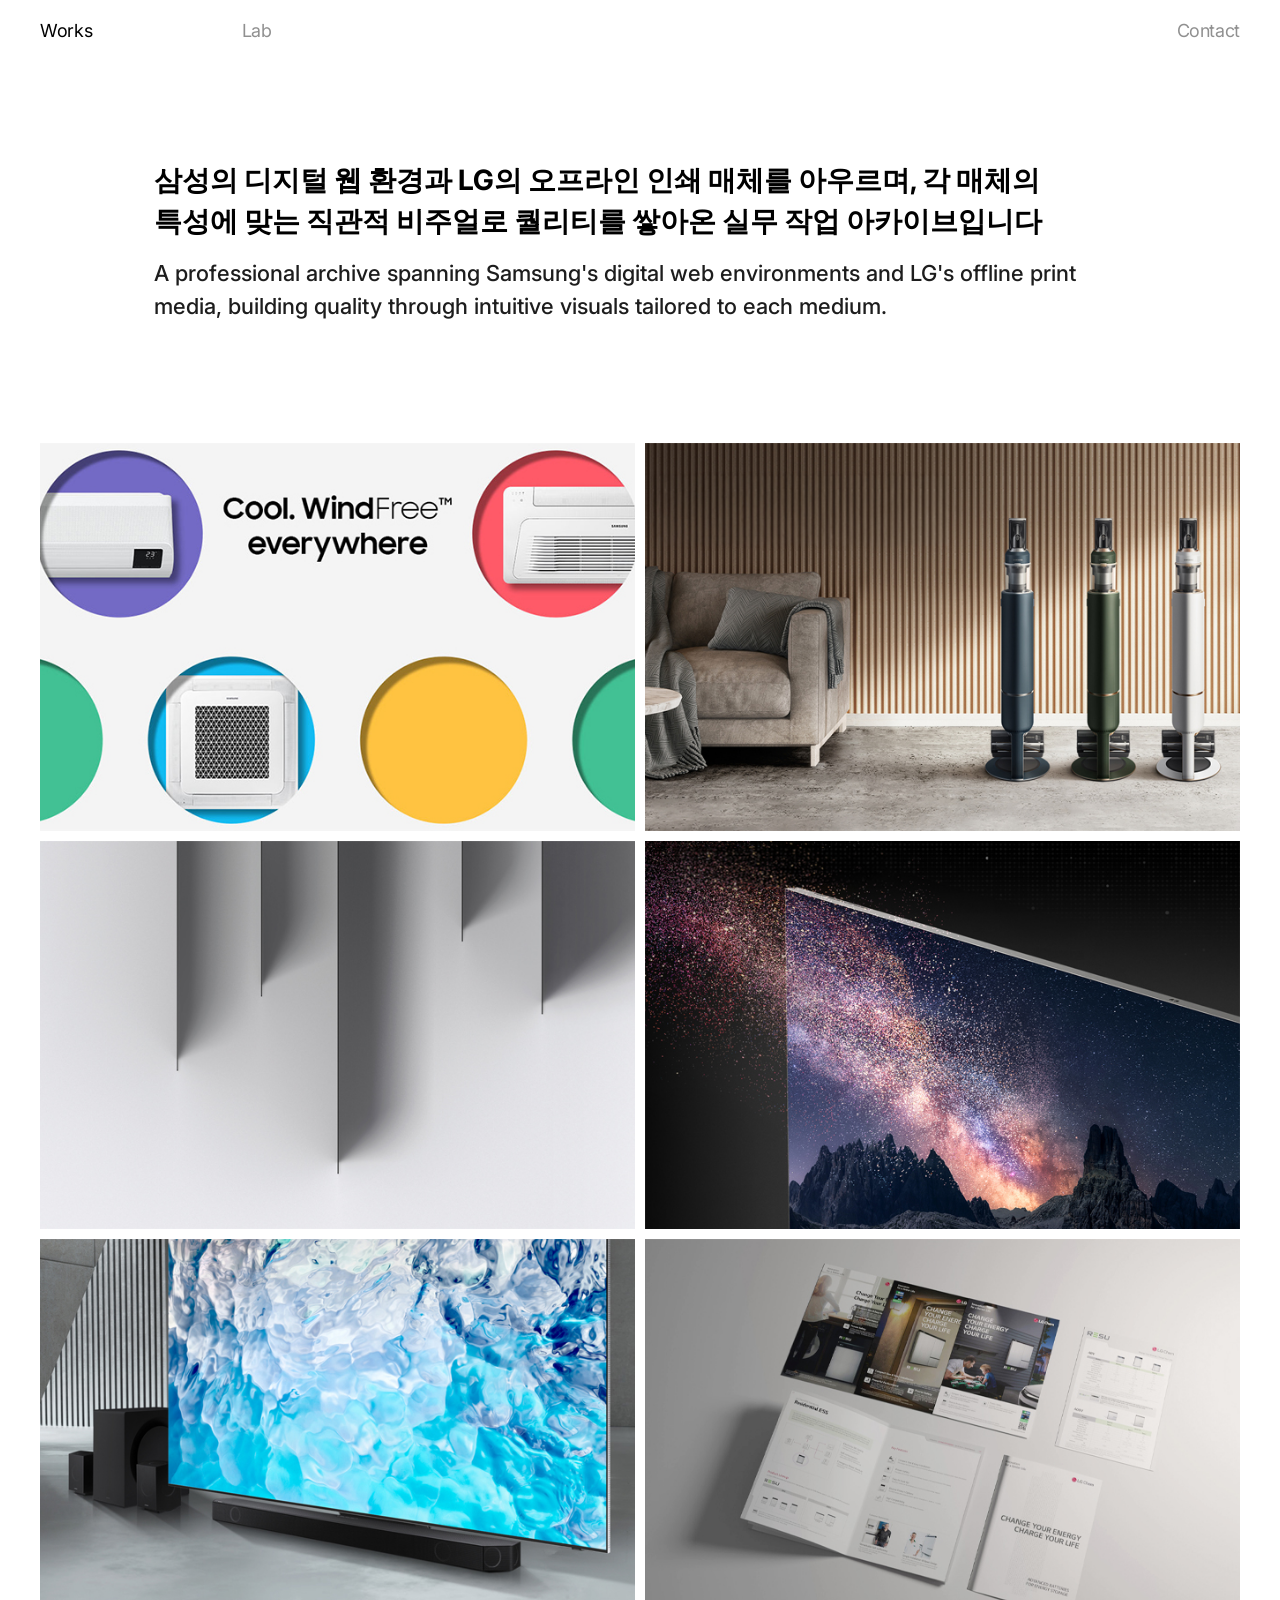
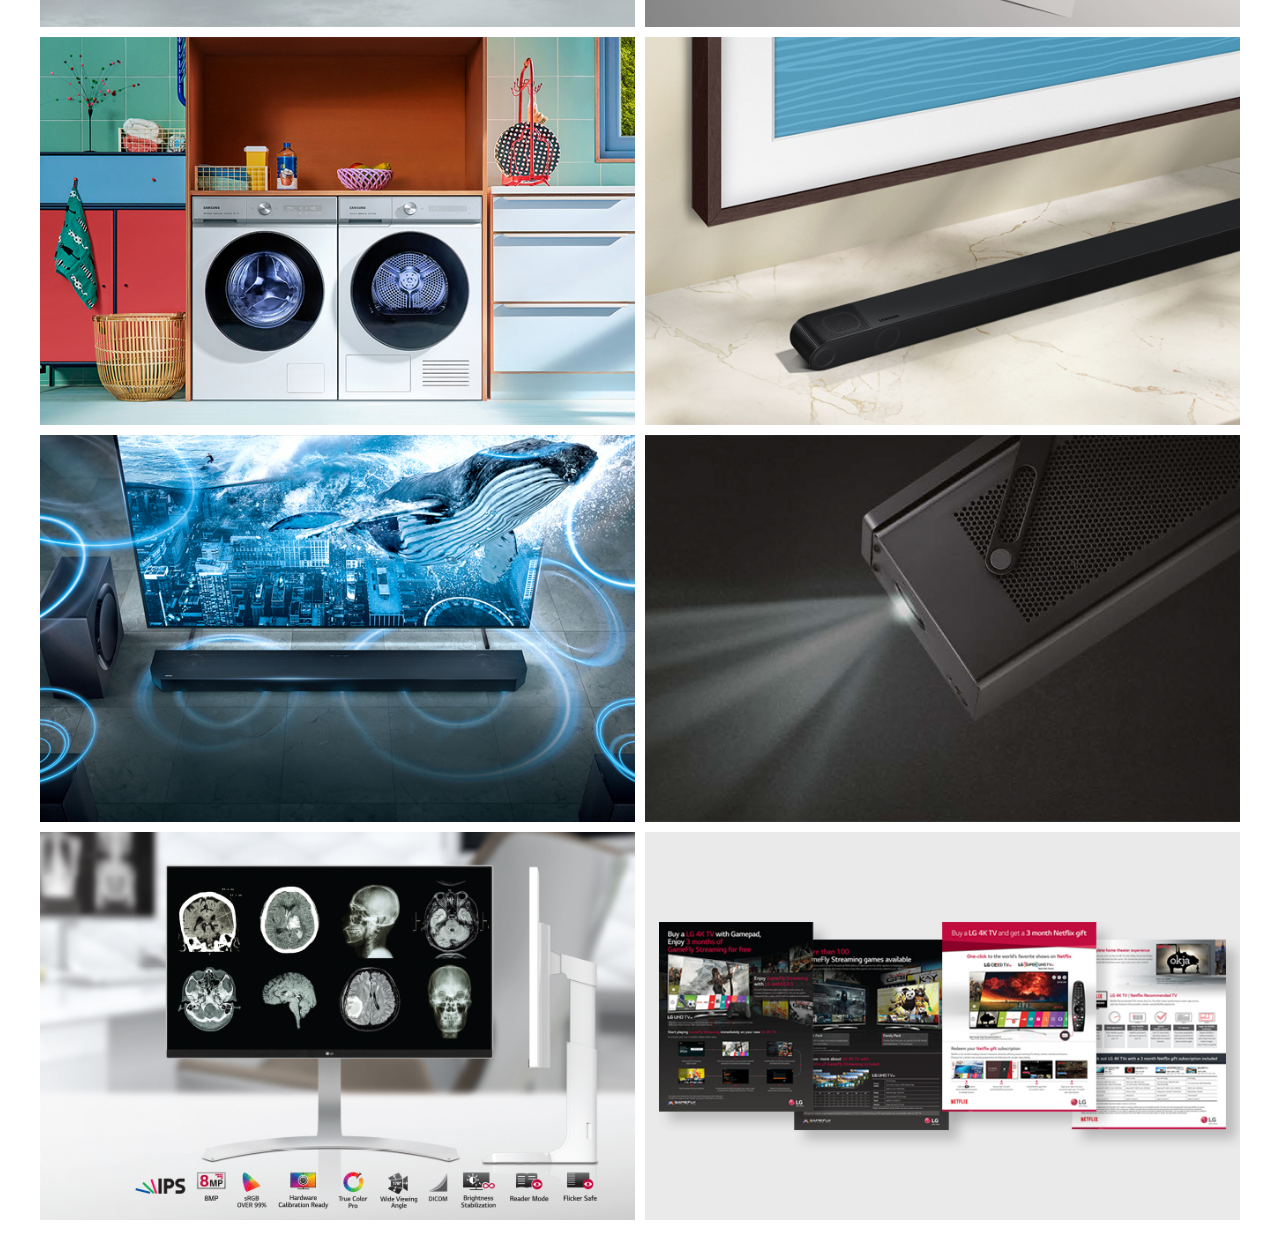
<file: index.html>
<!DOCTYPE html>
<html lang="ko">
<head>
  <meta charset="UTF-8" />
  <meta name="viewport" content="width=device-width, initial-scale=1.0" />
  <title>Works — KIM JEONG GYU</title>
  <link rel="stylesheet" href="css/style.css" />
</head>
<body>

  <!-- GNB -->
  <nav class="gnb">
    <div class="gnb-inner">
      <a href="index.html"   class="nav-link nav-works">Works</a>
      <a href="lab.html"     class="nav-link nav-lab">Lab</a>
      <a href="contact.html" class="nav-link nav-contact">Contact</a>
    </div>
  </nav>

  <div class="page-wrap">

    <!-- Intro -->
    <section class="page-intro">
      <p class="intro-ko">삼성의 디지털 웹 환경과 LG의 오프라인 인쇄 매체를 아우르며, 각 매체의 특성에 맞는 직관적 비주얼로 퀄리티를 쌓아온 실무 작업 아카이브입니다</p>
      <p class="intro-en">A professional archive spanning Samsung's digital web environments and LG's offline print media, building quality through intuitive visuals tailored to each medium.</p>
    </section>

    <!-- Works Grid -->
    <section class="works-grid">

      <a href="project.html?id=windfree" class="works-item">
        <div class="thumb-inner" style="background-image: url('assets/img/1/windfree_thumbnail.jpg');"></div>
        <div class="thumb-overlay">
          <div class="thumb-title"><span class="project-name">WindFree Marketing Page</span><span class="brand-name">Samsung</span></div>
        </div>
      </a>

      <a href="project.html?id=jet95" class="works-item">
        <div class="thumb-inner" style="background-image: url('assets/img/2/jet95_thumbnail_pc.jpg');"></div>
        <div class="thumb-overlay">
          <div class="thumb-title"><span class="project-name">Bespoke JET Product Page</span><span class="brand-name">Samsung</span></div>
        </div>
      </a>

      <a href="project.html?id=oledtw" class="works-item">
        <div class="thumb-inner" style="background-image: url('assets/img/3/w_thumbnail.jpg');"></div>
        <div class="thumb-overlay">
          <div class="thumb-title"><span class="project-name">Signature OLED TV W Leaflet</span><span class="brand-name">LG</span></div>
        </div>
      </a>

      <a href="project.html?id=microled" class="works-item">
        <div class="thumb-inner" style="background-image: url('assets/img/4/micro_led_thumbnail.jpg');"></div>
        <div class="thumb-overlay">
          <div class="thumb-title"><span class="project-name">Micro LED Marketing Page</span><span class="brand-name">Samsung</span></div>
        </div>
      </a>

      <a href="project.html?id=soundbar" class="works-item">
        <div class="thumb-inner" style="background-image: url('assets/img/5/soundbar_q_thumbnail.jpg');"></div>
        <div class="thumb-overlay">
          <div class="thumb-title"><span class="project-name">Soundbar Q-Seires Page</span><span class="brand-name">Samsung</span></div>
        </div>
      </a>

      <a href="project.html?id=lgchem" class="works-item">
        <div class="thumb-inner" style="background-image: url('assets/img/6/lg_chem_thumbnail.jpg');"></div>
        <div class="thumb-overlay">
          <div class="thumb-title"><span class="project-name">RESU Catalog & Leaflet</span><span class="brand-name">LG Chem</span></div>
        </div>
      </a>

      <a href="project.html?id=ailaundry" class="works-item">
        <div class="thumb-inner" style="background-image: url('assets/img/7/ai_wash_thumbnail.jpg');"></div>
        <div class="thumb-overlay">
          <div class="thumb-title"><span class="project-name">Bespoke AI Laundry Page</span><span class="brand-name">Samsung</span></div>
        </div>
      </a>

      <a href="project.html?id=soundbars" class="works-item">
        <div class="thumb-inner" style="background-image: url('assets/img/8/soundbar_s_thumbnail.jpg');"></div>
        <div class="thumb-overlay">
          <div class="thumb-title"><span class="project-name">Soundbar S-Series Product Page</span><span class="brand-name">Samsung</span></div>
        </div>
      </a>

      <a href="project.html?id=soundbarmkt" class="works-item">
        <div class="thumb-inner" style="background-image: url('assets/img/9/soundbar_mkt_thumbnail.jpg');"></div>
        <div class="thumb-overlay">
          <div class="thumb-title"><span class="project-name">Soundbar 2022 Marketing Page</span><span class="brand-name">Samsung</span></div>
        </div>
      </a>

      <a href="project.html?id=cinebeam" class="works-item">
        <div class="thumb-inner" style="background-image: url('assets/img/10/cinebeam_thumbnail.jpg');"></div>
        <div class="thumb-overlay">
          <div class="thumb-title"><span class="project-name">CineBeam 4K Catalog</span><span class="brand-name">LG</span></div>
        </div>
      </a>

      <a href="project.html?id=medical" class="works-item">
        <div class="thumb-inner" style="background-image: url('assets/img/11/medical_thumbnail.jpg');"></div>
        <div class="thumb-overlay">
          <div class="thumb-title"><span class="project-name">Medical Imaging Displays Catalog</span><span class="brand-name">LG</span></div>
        </div>
      </a>

      <a href="project.html?id=promotion" class="works-item">
        <div class="thumb-inner" style="background-image: url('assets/img/12/promotion_thumbnail.jpg');"></div>
        <div class="thumb-overlay">
          <div class="thumb-title"><span class="project-name">TV Promotion Flyer</span><span class="brand-name">LG</span></div>
        </div>
      </a>

    </section>
  </div>

  <script src="js/main.js"></script>
</body>
</html>
</file>
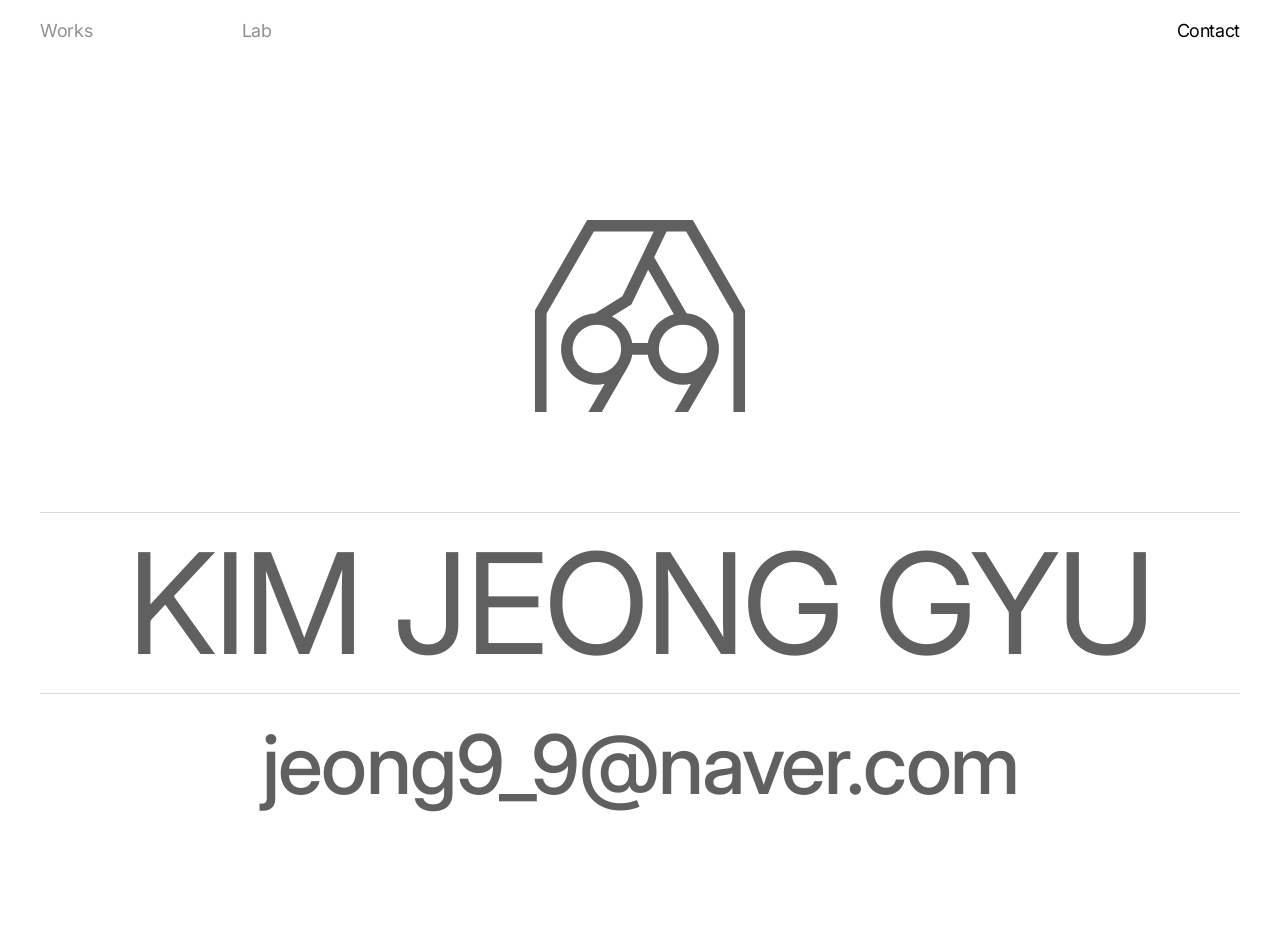
<file: contact.html>
<!DOCTYPE html>
<html lang="ko">
<head>
  <meta charset="UTF-8" />
  <meta name="viewport" content="width=device-width, initial-scale=1.0" />
  <title>Contact — KIM JEONG GYU</title>
  <link rel="stylesheet" href="css/style.css" />
</head>
<body>

  <!-- GNB -->
  <nav class="gnb">
    <div class="gnb-inner">
      <a href="index.html"   class="nav-link nav-works">Works</a>
      <a href="lab.html"     class="nav-link nav-lab">Lab</a>
      <a href="contact.html" class="nav-link nav-contact">Contact</a>
    </div>
  </nav>

  <div class="page-wrap contact-page">
    <div class="contact-body">

      <!-- Logo -->
      <div class="contact-logo-area">
        <div class="contact-logo-wrap">
          <img src="assets/logo.svg" alt="" />
        </div>
      </div>

      <div class="contact-divider"></div>

      <!-- Name -->
      <div class="contact-name-area">
        <span class="contact-name">KIM JEONG GYU</span>
      </div>

      <div class="contact-divider"></div>

      <!-- Email -->
      <div class="contact-email-area">
        <span class="contact-email">jeong9_9@naver.com</span>
      </div>

    </div>
  </div>

  <script src="js/main.js"></script>
</body>
</html>
</file>
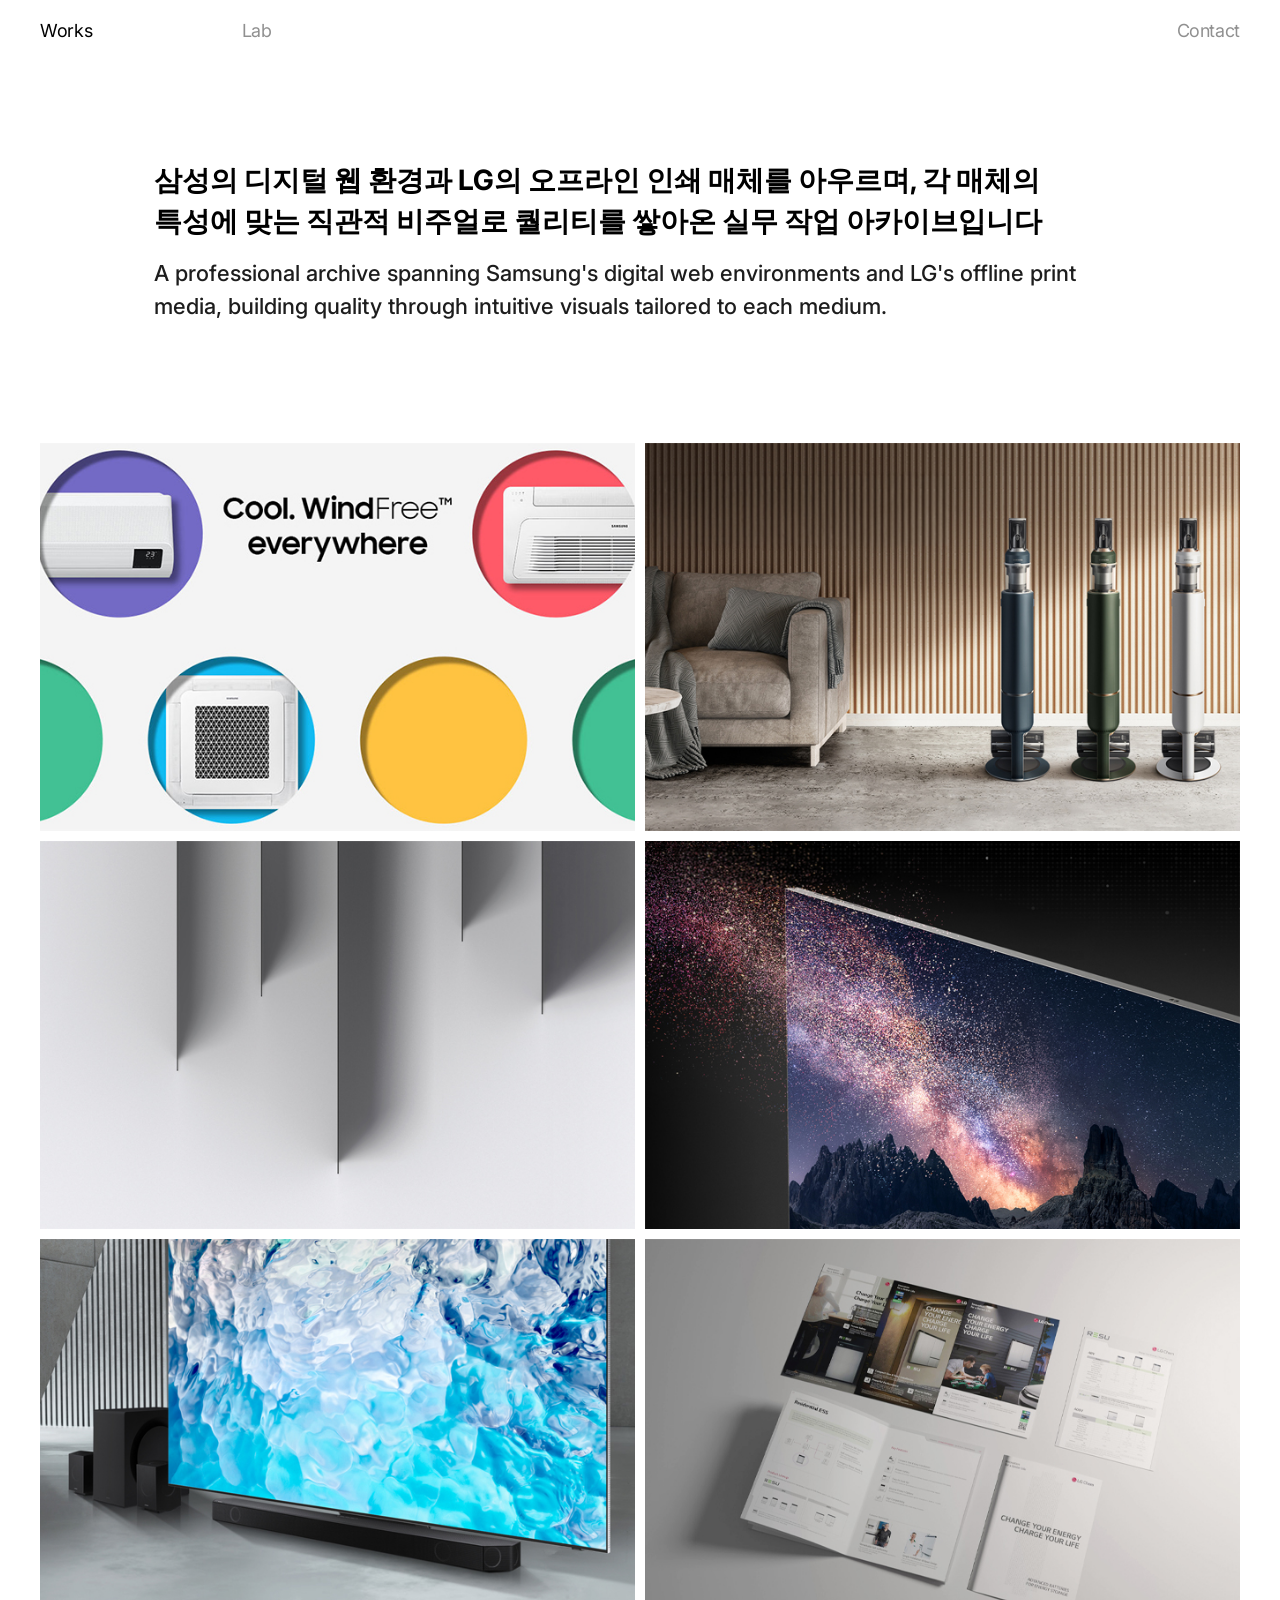
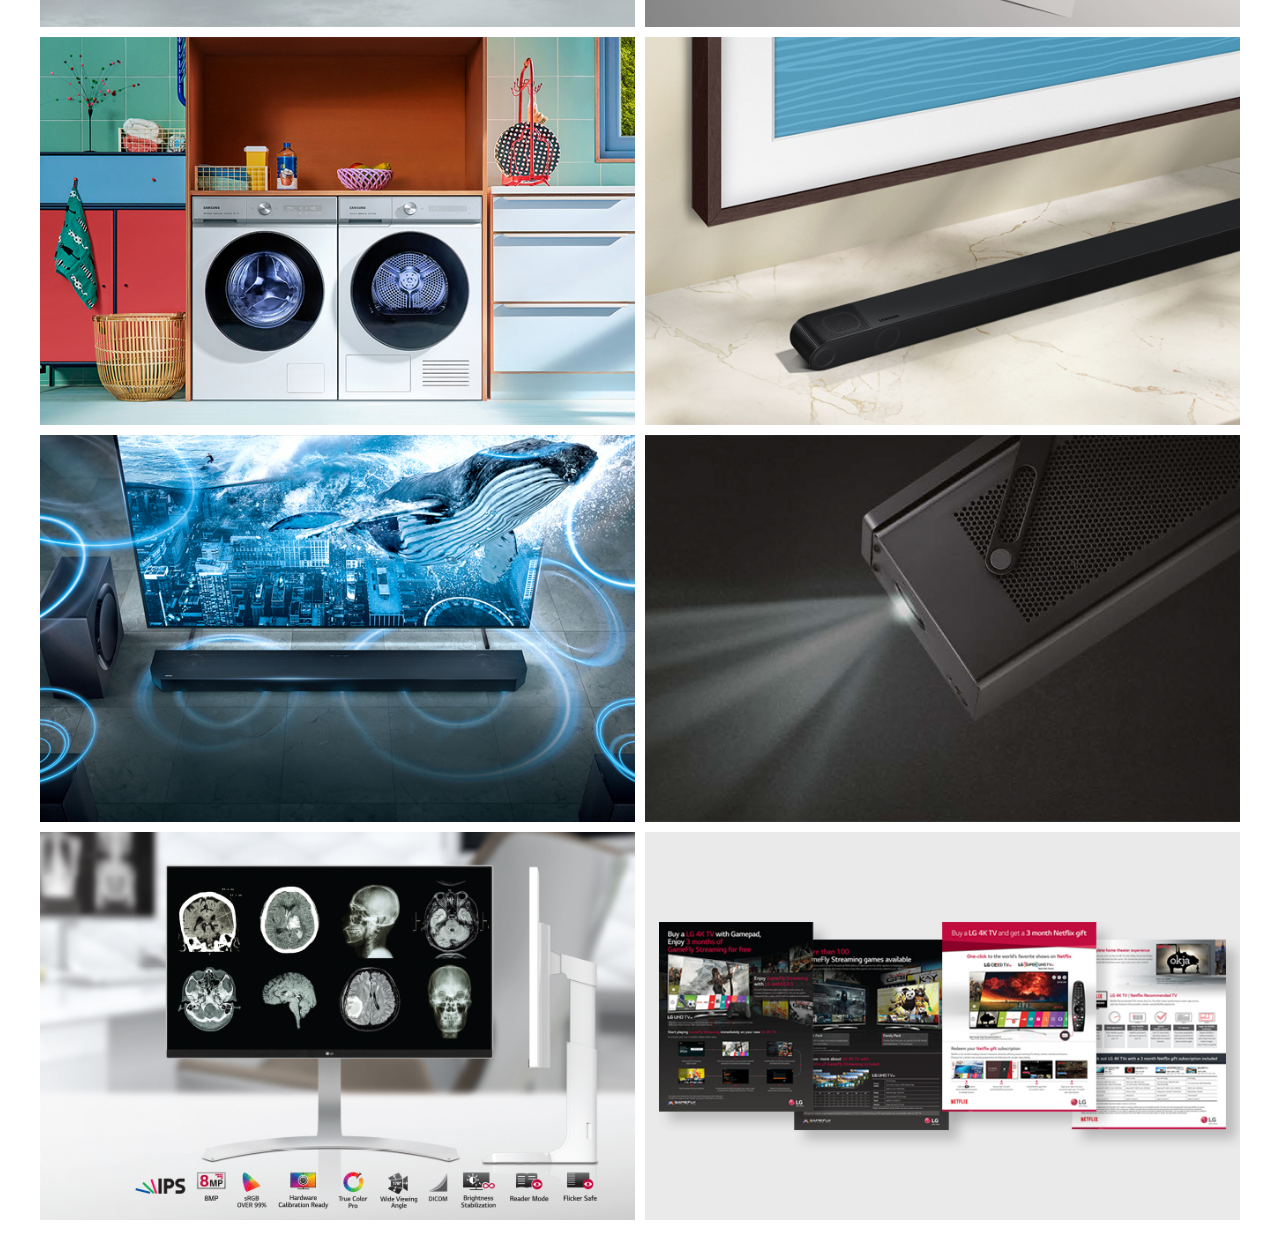
<file: project.html>
<!DOCTYPE html>
<html lang="ko">
<head>
  <meta charset="UTF-8" />
  <meta name="viewport" content="width=device-width, initial-scale=1.0" />
  <title>Samsung WindFree — KIM JEONG GYU</title>
  <link rel="stylesheet" href="css/style.css" />
</head>
<body>

  <!-- GNB -->
  <nav class="gnb">
    <div class="gnb-inner">
      <a href="index.html"   class="nav-link nav-works">Works</a>
      <a href="lab.html"     class="nav-link nav-lab">Lab</a>
      <a href="contact.html" class="nav-link nav-contact">Contact</a>
    </div>
  </nav>

  <div class="page-wrap">

    <!-- Project Intro (draggable on desktop) -->
    <section class="project-intro">
      <div class="project-intro-inner">

        <div class="project-title-col">
          <h1 class="project-title" id="projectTitle"></h1>
        </div>

        <div class="project-desc-col">
          <p class="project-desc" id="projectDesc"></p>
          <p class="project-tags" id="projectTags"></p>
        </div>

      </div>
    </section>

    <!-- Project image -->
    <section class="project-content" id="projectContent">
      <!-- Images will be injected here -->
    </section>

  </div>

  <script src="js/main.js"></script>
</body>
</html>
</file>
<file: css/style.css>
@import url('https://fonts.googleapis.com/css2?family=Inter:wght@400;500;700&display=swap');

/* ─── Reset ─────────────────────────────────── */
*, *::before, *::after { box-sizing: border-box; margin: 0; padding: 0; }
html { scroll-behavior: smooth; }
body {
  font-family: 'Inter', sans-serif;
  background: #fff;
  color: #000;
  -webkit-font-smoothing: antialiased;
}
a { text-decoration: none; color: inherit; }
img, svg { display: block; }

/* ─── Variables ──────────────────────────────── */
:root {
  --black:       #000000;
  --dark:        #1d1d1d;
  --gray:        #606060;
  --mid-gray:    #5f5f5f;
  --placeholder: #d9d9d9;
  --white:       #ffffff;
  --gap:         10px;
}

/* ─── GNB ────────────────────────────────────── */
.gnb {
  position: fixed;
  top: 0; left: 0; right: 0;
  height: 60px;
  background: #fff;
  z-index: 100;
}
.gnb-inner {
  max-width: 1440px;
  margin: 0 auto;
  padding: 0 40px;
  height: 100%;
  display: grid;
  grid-template-columns: repeat(12, 1fr);
  gap: 10px;
  align-items: center;
}

.nav-link {
  font-size: 18px;
  font-weight: 400;
  letter-spacing: -0.02em;
  color: #909090; /* 기본 색상을 회색으로 변경 */
  padding: 4px 0;
  position: relative;
  white-space: nowrap;
  transition: color 0.3s ease; /* 색상 변화 부드럽게 */
}

.nav-link:hover,
.nav-link.active { 
  color: var(--black); /* 마우스 오버 및 활성화 시 검은색으로 변경 */
}

.nav-works   { grid-column: 1 / span 2; }
.nav-lab     { grid-column: 3 / span 2; }
.nav-contact { grid-column: 12 / span 1; justify-self: end; }

/* ─── Page wrapper ───────────────────────────── */
.page-wrap { padding-top: 60px; }

/* ─── Page Intro (Works / Lab) ───────────────── */
.page-intro {
  max-width: 1440px;
  margin: 0 auto;
  padding: 100px 154px 120px;
}
.intro-ko {
  font-size: 28px;
  font-weight: 700;
  color: var(--black);
  line-height: 1.45;
  margin-bottom: 16px;
  word-break: keep-all;
}
.intro-en {
  font-size: 22px;
  font-weight: 500;
  color: var(--dark);
  line-height: 1.5;
  word-break: keep-all;
}

/* ─── Works Grid ─────────────────────────────── */
.works-grid {
  max-width: 1440px;
  margin: 0 auto;
  padding: 0 40px 40px;
  display: grid;
  grid-template-columns: 1fr 1fr;
  gap: var(--gap);
}

/* Works item — thumbnail with title overlay on hover */
.works-item {
  display: block;
  position: relative;
  overflow: hidden;
  background: var(--placeholder);
  aspect-ratio: 675 / 440;
  cursor: pointer;
}
.works-item .thumb-inner {
  width: 100%; height: 100%;
  background-color: var(--placeholder);
  background-size: cover;
  background-position: center;
  transition: transform 0.6s cubic-bezier(0.25, 0.46, 0.45, 0.94);
}
/* dark overlay */
.works-item .thumb-overlay {
  position: absolute;
  inset: 0;
  background: rgba(0,0,0,0);
  transition: background 0.35s ease;
  display: flex;
  flex-direction: column;
  justify-content: center;
  align-items: center;
  padding: 28px 30px;
  text-align: center;
}
/* title inside overlay */
.works-item .thumb-title {
  font-size: 24px; /* h4 style approx */
  font-weight: 700;
  color: #fff;
  opacity: 0;
  transform: translateY(10px);
  transition: opacity 0.3s ease 0.05s, transform 0.35s ease 0.05s;
  word-break: keep-all;
  line-height: 1.3;
}
.works-item .thumb-title .brand-name {
  display: block;
  font-size: 22px;
  font-weight: 400;
}
.works-item .thumb-title .project-name {
  display: block;
  font-size: 32px;
  font-weight: 700;
  margin-bottom: 6px;
}
.works-item .thumb-tag {
  display: none; /* 삭제 요청에 따라 표시 안함 */
}

.works-item:hover .thumb-inner        { transform: scale(1.04); }
.works-item:hover .thumb-overlay      { background: rgba(0,0,0,0.65); }
.works-item:hover .thumb-title        { opacity: 1; transform: translateY(0); }

/* ─── Lab Grid ───────────────────────────────── */
.lab-grid {
  max-width: 1440px;
  margin: 0 auto;
  padding: 0 40px 40px;
  display: flex;
  flex-direction: column;
  gap: var(--gap);
}
.lab-full {
  width: 100%;
  aspect-ratio: 1360 / 768;
  background: var(--placeholder);
  overflow: hidden;
  position: relative;
}
.lab-full .thumb-inner {
  width: 100%; height: 100%;
  background: var(--placeholder);
  background-size: cover;
  background-position: center;
  transition: transform 0.6s cubic-bezier(0.25, 0.46, 0.45, 0.94);
}
.lab-full:hover .thumb-inner { transform: scale(1.02); }

.lab-row {
  display: grid;
  grid-template-columns: 1fr 1fr;
  gap: var(--gap);
}
.lab-staggered {
  display: grid;
  grid-template-columns: 1fr 1fr;
  gap: var(--gap);
}
.lab-col {
  display: flex;
  flex-direction: column;
  gap: var(--gap);
}
.lab-square, .lab-portrait {
  background: var(--placeholder);
  overflow: hidden;
  position: relative;
}
.lab-square {
  aspect-ratio: 1 / 1;
}
.lab-portrait.tall {
  aspect-ratio: 9 / 16;
}
.lab-portrait.short {
  aspect-ratio: 3 / 4;
}
.lab-square .thumb-inner,
.lab-portrait .thumb-inner {
  width: 100%; height: 100%;
  background: var(--placeholder);
  background-size: cover;
  background-position: center;
  transition: transform 0.6s cubic-bezier(0.25, 0.46, 0.45, 0.94);
}
.lab-square:hover .thumb-inner,
.lab-portrait:hover .thumb-inner { transform: scale(1.04); }

.lab-full .thumb-inner video,
.lab-square .thumb-inner video,
.lab-portrait .thumb-inner video {
  width: 100%; height: 100%;
  object-fit: cover;
  display: block;
}

/* ─── Contact Page ───────────────────────────── */
.contact-page {
  min-height: 100vh;
  display: flex;
  flex-direction: column;
}
.contact-body {
  flex: 1;
  max-width: 1440px;
  margin: 0 auto;
  width: 100%;
  padding: 0 40px;
  display: flex;
  flex-direction: column;
}

/* Logo section */
.contact-logo-area {
  display: flex;
  align-items: center;
  justify-content: center;
  padding: 160px 0 100px;
}
.contact-logo-wrap {
  transition: transform 0.5s cubic-bezier(0.34, 1.56, 0.64, 1);
}
.contact-logo-area:hover .contact-logo-wrap { transform: scale(1.05); }

.contact-logo-area img {
  width: 210px;
  height: auto;
  transition: filter 0.3s ease;
}
.contact-logo-area:hover img {
  filter: brightness(0);
}

/* Divider */
.contact-divider {
  width: 100%;
  height: 1px;
  background: #D9D9D9;
}

/* Name section */
.contact-name-area {
  height: 180px;
  display: flex;
  align-items: center;
  justify-content: center;
}
.contact-name {
  font-size: 140px;
  font-weight: 400;
  color: var(--gray);
  letter-spacing: -0.02em;
  white-space: nowrap;
  line-height: 1;
  cursor: default;
  transition: color 0.3s ease;
}
.contact-name-area:hover .contact-name { color: var(--dark); }

/* Email section */
.contact-email-area {
  display: flex;
  align-items: flex-start;
  justify-content: center;
  padding-top: 30px;
  padding-bottom: 120px;
}
.contact-email {
  font-size: 82px;
  font-weight: 500;
  color: var(--gray);
  letter-spacing: -0.02em;
  line-height: 1;
  position: relative;
  transition: color 0.3s ease;
  display: inline-block;
  cursor: default; /* 포인터 커서 제거 */
}
.contact-email:hover { color: var(--dark); } /* 색상 변화만 유지하거나 필요시 이것도 제거 가능 */


/* ─── Project Detail ─────────────────────────── */

/* Draggable intro */
.project-intro {
  max-width: 1440px;
  margin: 0 auto;
  padding: 100px 40px 160px;
}
.project-intro-inner {
  display: flex;
  gap: 124px;
  padding: 0 114px;
  /* drag / horizontal scroll on small content */
  user-select: none;
}
.project-title-col { flex: 0 0 447px; }
.project-title {
  font-size: 38px;
  font-weight: 700;
  color: var(--black);
  line-height: 1.25;
  word-break: keep-all;
}
.project-title .brand-name {
  display: block;
  font-size: 22px;
  font-weight: 400;
}
.project-title .project-name {
  display: block;
  font-weight: 700;
}
.project-desc-col { flex: 0 0 561px; }
.project-desc {
  font-size: 18px;
  font-weight: 500;
  color: var(--dark);
  line-height: 1.6;
  margin-bottom: 20px;
  word-break: keep-all;
}
.project-tags {
  font-size: 14px;
  font-weight: 500;
  color: var(--mid-gray);
  line-height: 1.6;
}
.project-content {
  max-width: 1440px;
  margin: 0 auto;
  padding: 0 40px 40px;
}
.project-image {
  width: 100%;
  aspect-ratio: 708 / 4328;
  background: var(--placeholder);
}


/* ═══════════════════════════════════════════════
   TABLET  (≤ 1024px)
═══════════════════════════════════════════════ */
@media (max-width: 1024px) {

  .gnb-inner { padding: 0 30px; }

  .page-intro { padding: 90px 30px 40px; }
  .intro-ko   { font-size: 24px; }
  .intro-en   { font-size: 20px; }

  .works-grid { padding: 0 30px 40px; gap: 6px; }
  .works-item .thumb-title { font-size: 16px; }

  .lab-grid   { padding: 0 30px 40px; gap: 6px; }
  .lab-row    { gap: 6px; }
  .lab-full   { aspect-ratio: 708 / 400; }
  .lab-square { aspect-ratio: 4 / 3; }
  .lab-portrait.tall { aspect-ratio: 9 / 16; }
  .lab-portrait.short { aspect-ratio: 3 / 4; }

  /* Contact */
  .contact-body { padding: 0 30px; }
  .contact-logo-area { padding: 100px 0 60px; }
  .contact-logo-area img { width: 142px; }
  .contact-name-area { height: 180px; }
  .contact-name { font-size: 80px; }
  .contact-email-area { height: 120px; padding-top: 20px; padding-bottom: 80px; }
  .contact-email { font-size: 44px; }

  /* Project */
  .project-intro { padding: 90px 30px 40px; }
  .project-intro-inner {
    flex-direction: column;
    gap: 20px;
    padding-left: 61px;
  }
  .project-title-col { flex: none; width: 100%; }
  .project-title       { font-size: 34px; }
  .project-desc-col    { flex: none; width: 100%; max-width: 528px; }
  .project-content     { padding: 0 30px 40px; }
}


/* ═══════════════════════════════════════════════
   TABLET-SM  (≤ 768px)
═══════════════════════════════════════════════ */
@media (max-width: 768px) {

  .lab-grid   { padding: 0 20px 40px; gap: 4px; }
  .lab-row    { gap: 4px; }
  .lab-full   { aspect-ratio: 16 / 9; }
  .lab-square { aspect-ratio: 1 / 1; }
  .lab-portrait.tall { aspect-ratio: 9 / 16; }
  .lab-portrait.short { aspect-ratio: 3 / 4; }

}


/* ═══════════════════════════════════════════════
   MOBILE  (≤ 640px)
═══════════════════════════════════════════════ */
@media (max-width: 640px) {

  /* GNB */
  .gnb-inner {
    padding: 0 20px;
    grid-template-columns: repeat(6, 1fr);
    gap: 40px;
  }
  .nav-works   { grid-column: 1 / span 1; }
  .nav-lab     { grid-column: 2 / span 1; }
  .nav-contact { grid-column: 6 / span 1; justify-self: end; }
  .nav-link    { font-size: 20px; }

  /* Intro */
  .page-intro { padding: 80px 20px 70px; }
  .intro-ko   { font-size: 22px; }
  .intro-en   { font-size: 18px; }

  /* Works — single column */
  .works-grid {
    padding: 0 0 60px;
    grid-template-columns: 1fr;
    gap: 2px;
  }
  .works-item { aspect-ratio: 390 / 254; }
  .works-item .thumb-title { font-size: 16px; }
  .works-item .thumb-overlay { padding: 18px 20px; }

  /* Lab — single column */
  .lab-grid   { padding: 0 0 60px; gap: 4px; }
  .lab-staggered { grid-template-columns: 1fr; gap: 4px; }
  .lab-full   { aspect-ratio: 16 / 9; }
  .lab-row    { grid-template-columns: 1fr; gap: 4px; }
  .lab-square { aspect-ratio: 16 / 9; }
  .lab-portrait.tall { aspect-ratio: 9 / 16; }
  .lab-portrait.short { aspect-ratio: 3 / 4; }

  /* Contact */
  .contact-body { padding: 0 20px; min-height: calc(100vh - 60px); }
  .contact-logo-area { padding: 80px 0 40px; }
  .contact-logo-area img { width: 120px; }
  .contact-name-area { height: auto; padding: 40px 0; justify-content: center; }
  .contact-name { font-size: 42px; white-space: normal; }
  .contact-email-area { height: auto; padding: 20px 0 100px; justify-content: center; }
  .contact-email { font-size: 30px; }

  /* Project */
  .project-intro { padding: 80px 20px 60px; }
  .project-intro-inner {
    flex-direction: column;
    gap: 28px;
    padding: 0;
  }
  .project-title-col { flex: none; }
  .project-title     { font-size: 32px; }
  .project-desc-col  { flex: none; }
  .project-desc      { font-size: 16px; }
  .project-content   { padding: 0 0 60px; }
}
</file>
